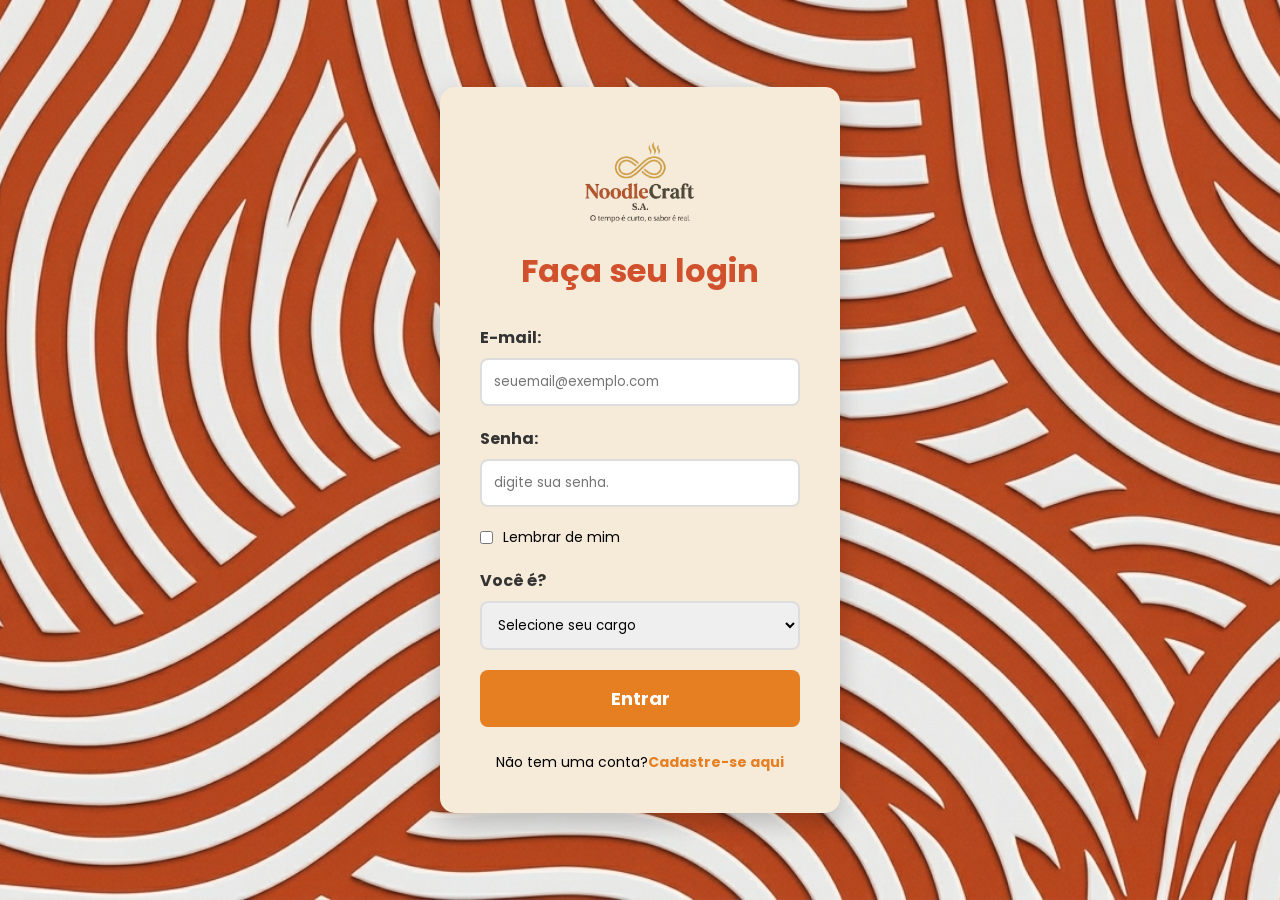
<file: index.html>
<!DOCTYPE html>
<html lang="pt-br">
<head>
    <meta charset="UTF-8">
    <meta name="viewport" content="width=device-width, initial-scale=1.0">
    <title>NoodleCraft S.A.</title>
    <link rel="stylesheet" href="estilos/login.css">
    <link rel="preconnect" href="https://fonts.googleapis.com">
<link rel="preconnect" href="https://fonts.gstatic.com" crossorigin>
<link href="https://fonts.googleapis.com/css2?family=Poppins:wght@300;400;600;700&display=swap" rel="stylesheet">
</head>
<body>
    <!--div-pai-->
    <div class="container">
        <main class="login-area">
            <h1>Faça seu login</h1>

            <form action="/enviar dados" method="post">

                <!--Campo de email-->
                <div class="grupo-form">
                    <label for="email">E-mail:</label>
                    <input type="text" id="email" placeholder="seuemail@exemplo.com" required>
                </div>

                <!--campo de senha-->
                <div class="grupo-form">
                    <label for="senha">Senha:</label>
                    <input type="password" id="senha" placeholder="digite sua senha.">
                </div>

                <!--lembrar de mim-->
                <div class="opcao-form">
                    <input type="checkbox" id="lembrar">
                    <label for="lembrar">Lembrar de mim</label>
                </div>

                <!--operario e macanico-->
                <div class="grupo-form">
                    <label for="cargo">Você é?</label>
                    <select id="cargo" required>
                        <option value="" disabled selected>Selecione seu cargo</option>
                        <option value="operario">Operário</option>
                        <option value="mecanico">Mecânico</option>
                    </select>
                </div>

                <!--botao de envio-->
                <button class="btn-login" type="button" onclick="redirecionar()">Entrar</button>
            </form>
            <!--area cadastro-->
            <div class="signup-link">
                <p>Não tem uma conta?<a href="telas/cadastro.html">Cadastre-se aqui</a></p>
            </div>
        </main>
    </div>

    <!--scrip para redirecionar html-->
    <script>
        function redirecionar(){
            const cargo = document.getElementById('cargo').value;

            if(cargo === 'operario'){
                window.location.href = "telas/home-operario.html";
            } else if (cargo === 'mecanico') {
                window.location.href = "telas/home-mecanico.html";
            } else {
                alert("Por favor, selecione um cargo!");
            }
        }
    </script>
</body>
</html>
</file>
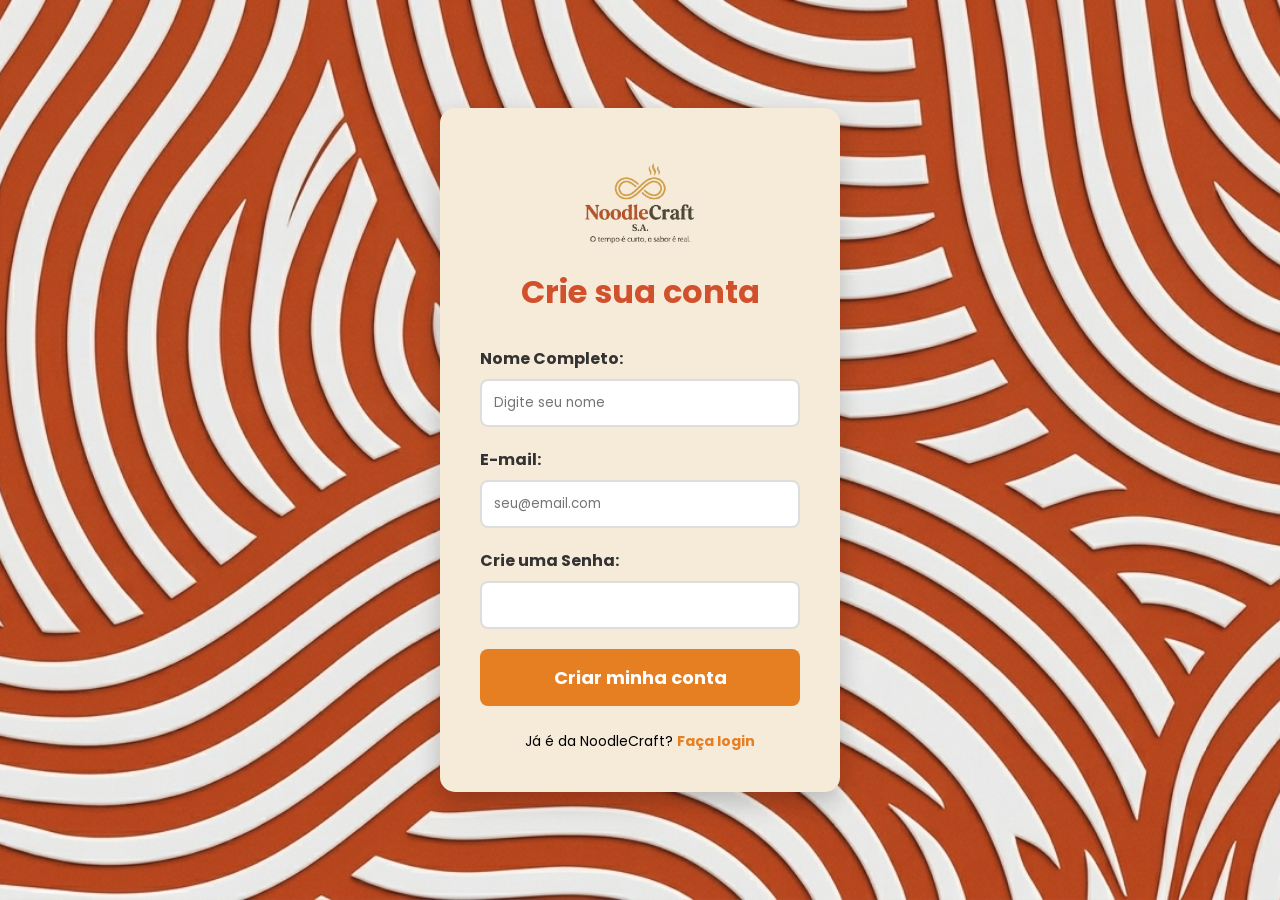
<file: cadastro.html>
<!DOCTYPE html>
<html lang="pt-br">
<head>
    <meta charset="UTF-8">
    <meta name="viewport" content="width=device-width, initial-scale=1.0">
    <title>NoodleCraft S.A.</title>
    <link rel="stylesheet" href="login.css">
    <link rel="preconnect" href="https://fonts.googleapis.com">
<link rel="preconnect" href="https://fonts.gstatic.com" crossorigin>
<link href="https://fonts.googleapis.com/css2?family=Poppins:wght@300;400;600;700&display=swap" rel="stylesheet">
</head>
<body>
    <div class="container">
        <main class="login-card">
            <h1>Crie sua conta</h1>
            <form action="/registrar" method="post">
                <div class="grupo-form">
                    <label for="nome">Nome Completo:</label>
                    <input type="text" id="nome" name="nome" placeholder="Digite seu nome" required>
                </div>

                <div class="grupo-form">
                    <label for="email">E-mail:</label>
                    <input type="email" id="email" name="email" placeholder="seu@email.com" required>
                </div>

                <div class="grupo-form">
                    <label for="senha">Crie uma Senha:</label>
                    <input type="password" id="senha" name="senha" required>
                </div>

                <button type="submit" class="btn-login">Criar minha conta</button>
            </form>
            
            <div class="signup-link">
                <p>Já é da NoodleCraft? <a href="index.html">Faça login</a></p>
            </div>
        </main>
    </div>
    
</body>
</html>
</file>
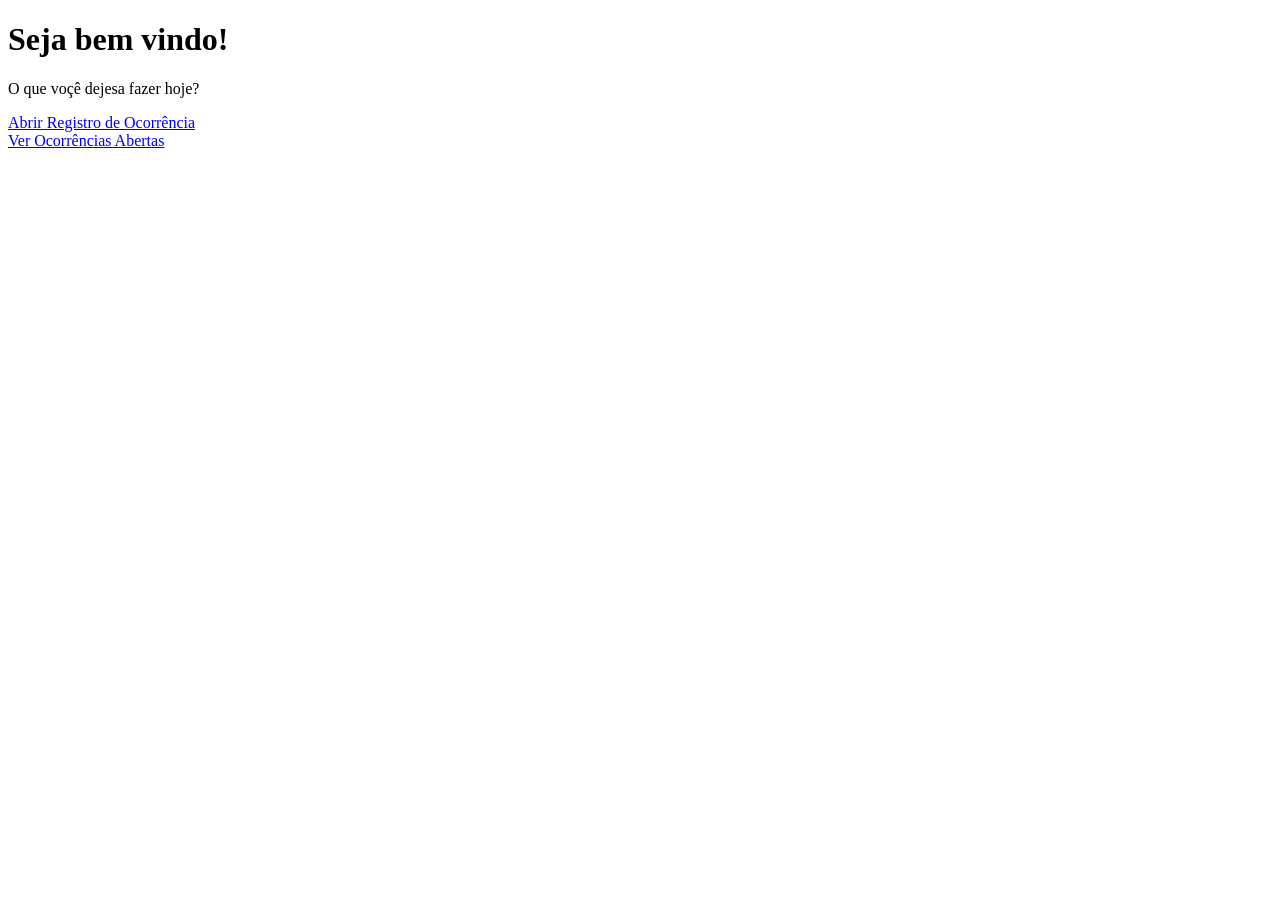
<file: home-operario.html>
<!DOCTYPE html>
<html lang="pt-br">
<head>
    <meta charset="UTF-8">
    <meta name="viewport" content="width=device-width, initial-scale=1.0">
    <title>NoodleCraft S.A.</title>
   <link rel="preconnect" href="https://fonts.googleapis.com">
<link rel="preconnect" href="https://fonts.gstatic.com" crossorigin>
<link href="https://fonts.googleapis.com/css2?family=Poppins:wght@300;400;600;700&display=swap" rel="stylesheet">
</head>
<body>
    <div class="container">
        <main>
            <h1>Seja bem vindo!</h1>
            <p>O que voçê dejesa fazer hoje?</p>
            
            <!--botoes de acoes-->
            <div class="btn-registro">
                <a href="open-reg.html" class="btn-navegacao">Abrir Registro de Ocorrência</a>
            </div>

            <div class="btn-registro">
                <a href="open-reg.html" class="btn-navegacao">Ver Ocorrências Abertas</a>
            </div>
        </main>
    </div>
</body>
</html>
</file>
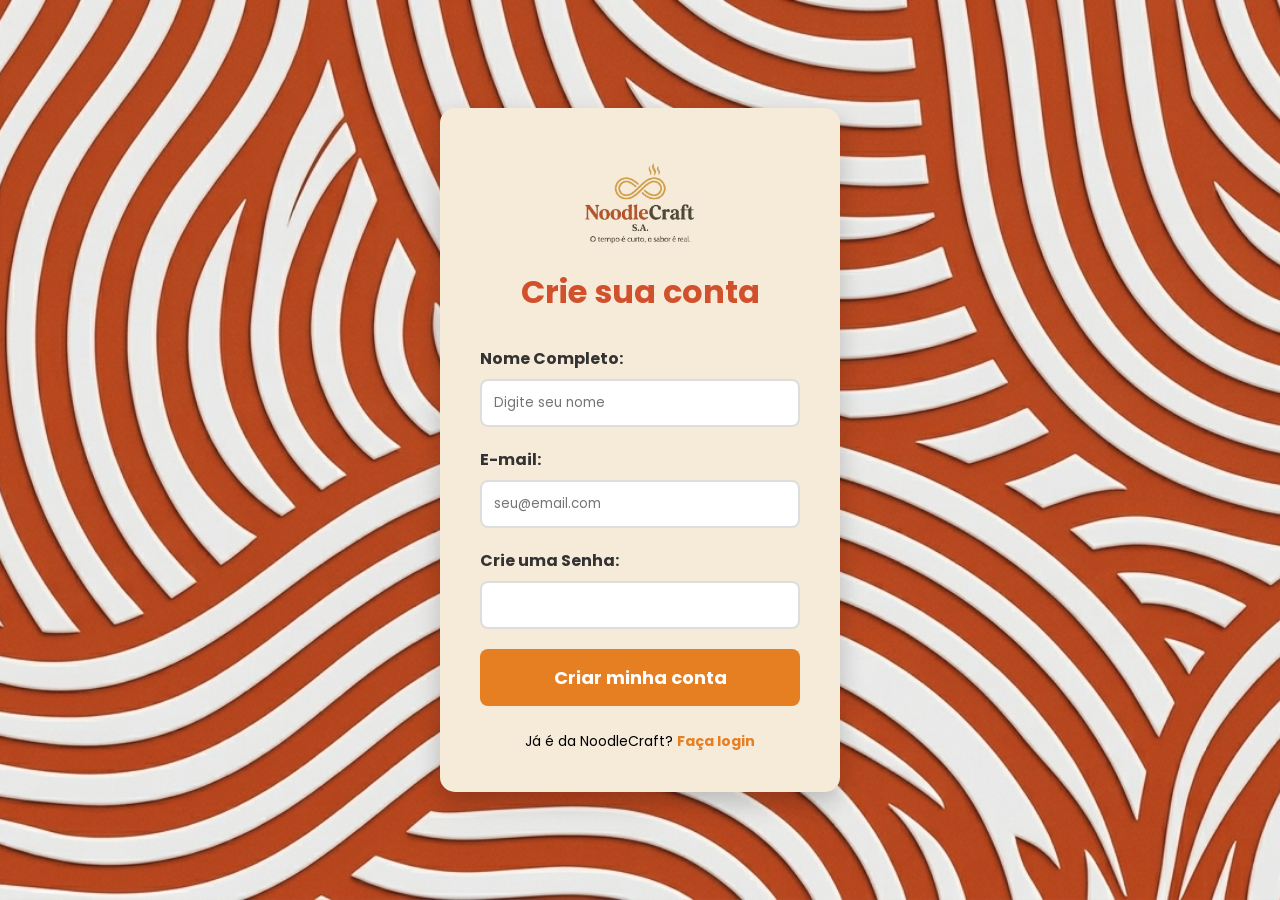
<file: telas/cadastro.html>
<!DOCTYPE html>
<html lang="pt-br">
<head>
    <meta charset="UTF-8">
    <meta name="viewport" content="width=device-width, initial-scale=1.0">
    <title>NoodleCraft S.A.</title>
    <link rel="stylesheet" href="../estilos/login.css">
    <link rel="preconnect" href="https://fonts.googleapis.com">
<link rel="preconnect" href="https://fonts.gstatic.com" crossorigin>
<link href="https://fonts.googleapis.com/css2?family=Poppins:wght@300;400;600;700&display=swap" rel="stylesheet">
</head>
<body>
    <div class="container">
        <main class="login-card">
            <h1>Crie sua conta</h1>
            <form action="/registrar" method="post">
                <div class="grupo-form">
                    <label for="nome">Nome Completo:</label>
                    <input type="text" id="nome" name="nome" placeholder="Digite seu nome" required>
                </div>

                <div class="grupo-form">
                    <label for="email">E-mail:</label>
                    <input type="email" id="email" name="email" placeholder="seu@email.com" required>
                </div>

                <div class="grupo-form">
                    <label for="senha">Crie uma Senha:</label>
                    <input type="password" id="senha" name="senha" required>
                </div>

                <button type="submit" class="btn-login">Criar minha conta</button>
            </form>
            
            <div class="signup-link">
                <p>Já é da NoodleCraft? <a href="../index.html">Faça login</a></p>
            </div>
        </main>
    </div>
    
</body>
</html>
</file>
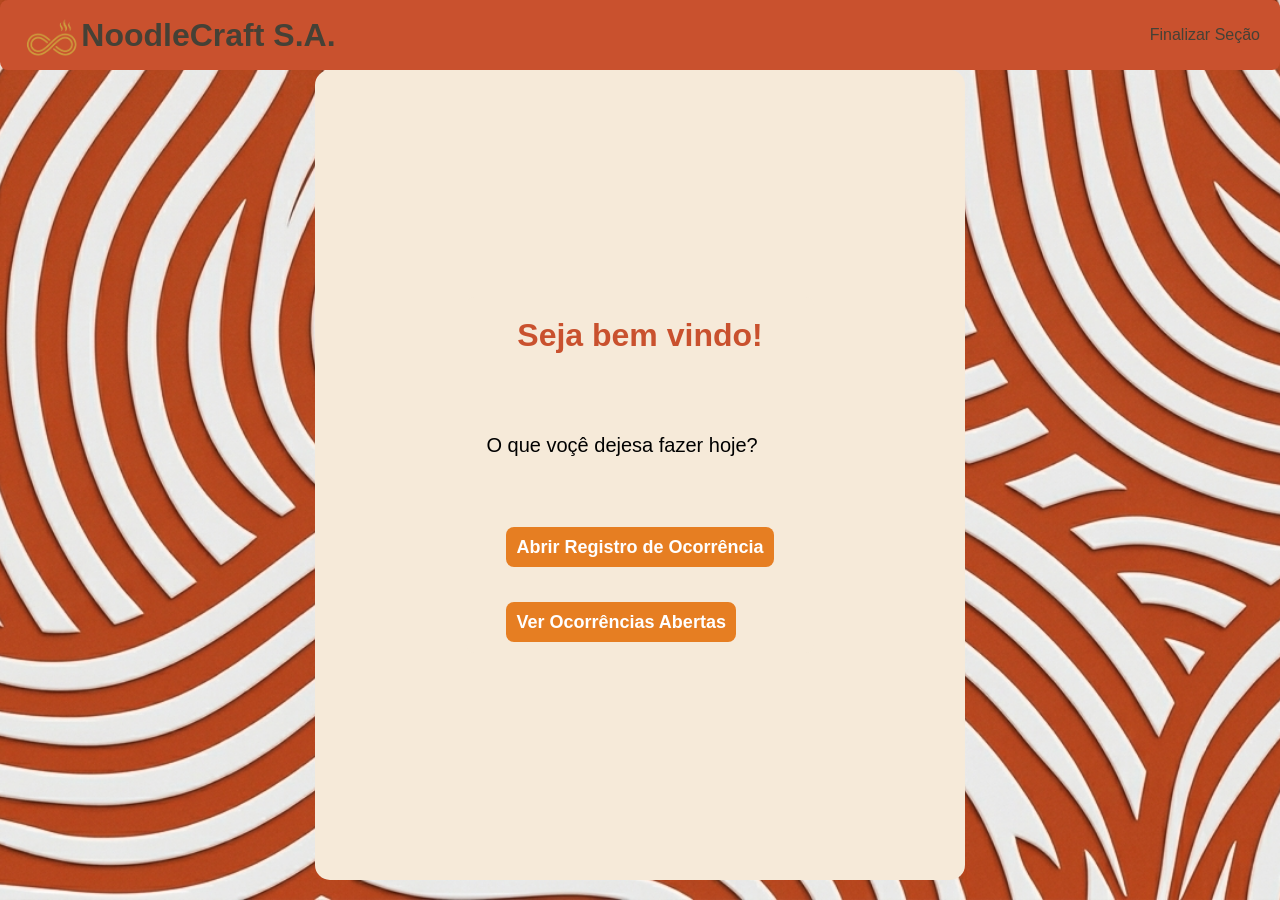
<file: telas/home-operario.html>
<!DOCTYPE html>
<html lang="pt-br">
<head>
    <meta charset="UTF-8">
    <meta name="viewport" content="width=device-width, initial-scale=1.0">
    <title>NoodleCraft S.A.</title>
    <link rel="stylesheet" href="../estilos/meta.css"> 
   <link rel="preconnect" href="https://fonts.googleapis.com">
<link rel="preconnect" href="https://fonts.gstatic.com" crossorigin>
<link href="https://fonts.googleapis.com/css2?family=Poppins:wght@300;400;600;700&display=swap" rel="stylesheet">
</head>
<body>
    
        <header>
            <h1><img src="../img/noodle.png" alt="NoodleCraft S.A." style="height: 50px;"> NoodleCraft S.A.</h1>

             <nav>
                
                <a href="../index.html">Finalizar Seção</a>
            </nav>
        </header>
    <div class="container">    
        <main>
            <h1>Seja bem vindo!</h1>
            <p>O que voçê dejesa fazer hoje?</p>
            
            <!--botoes de acoes-->
            
                <a href="registro.html" class="btn-navegacao">Abrir Registro de Ocorrência</a> <br><br><br><br>
            

            
                <a href="open-reg.html" class="btn-login">Ver Ocorrências Abertas</a>
            
        </main>
    </div>
</body>
</html>
</file>
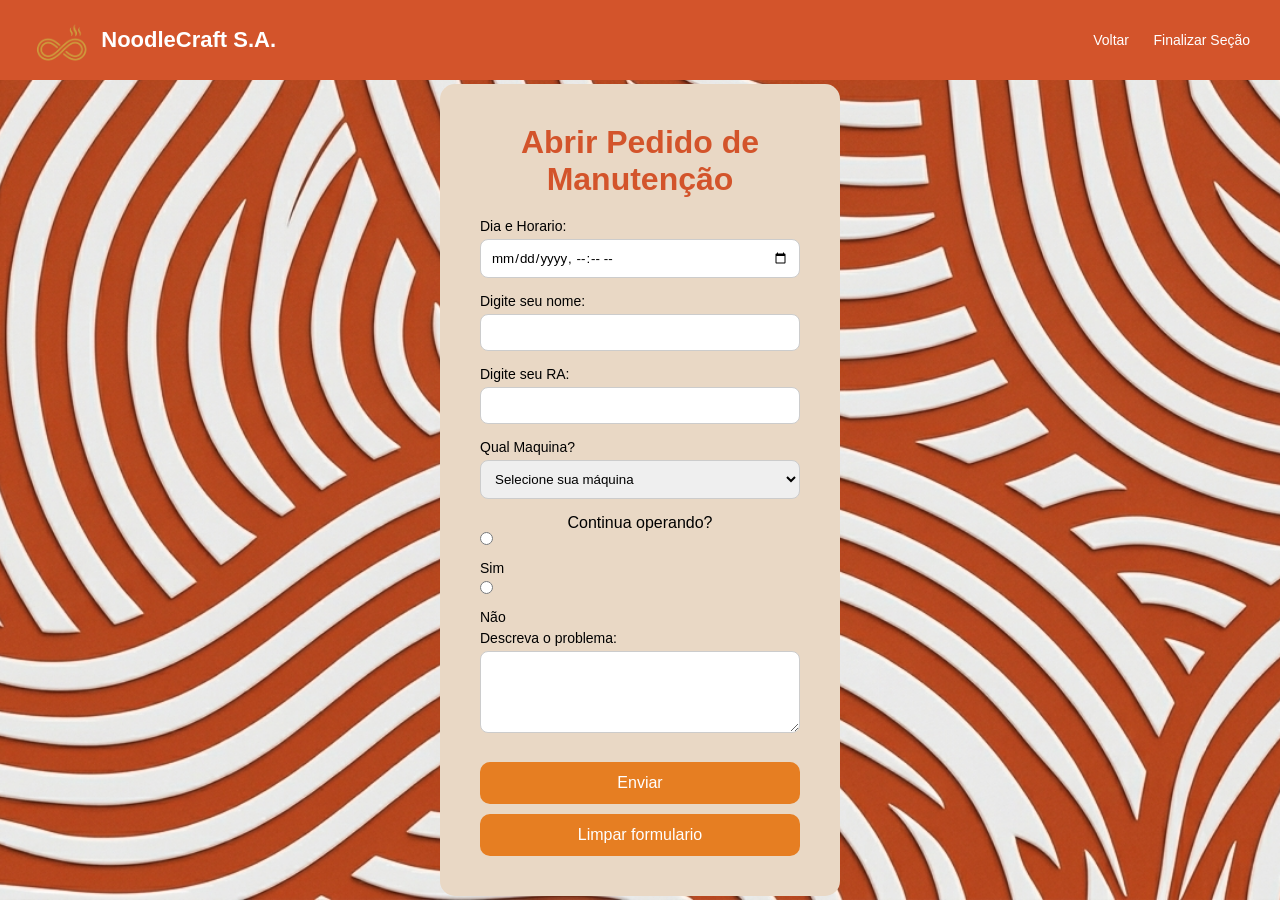
<file: telas/registro.html>
<!DOCTYPE html>
<html lang="pt-br">
<head>
    <meta charset="UTF-8">
    <meta name="viewport" content="width=device-width, initial-scale=1.0">
    <title>NoodleCraft S.A.</title>
    <link rel="stylesheet" href="../estilos/registro.css">
    <link rel="preconnect" href="https://fonts.googleapis.com">
<link rel="preconnect" href="https://fonts.gstatic.com" crossorigin>
<link href="https://fonts.googleapis.com/css2?family=Poppins:wght@300;400;600;700&display=swap" rel="stylesheet">
</head>
<body>
    <header>
            <h1><img src="../img/noodle.png" alt="NoodleCraft S.A." style="height: 50px;"> NoodleCraft S.A.</h1>

             <nav>
                <a href="../index.html">Voltar</a>
                <a href="../index.html">Finalizar Seção</a>
            </nav>
    </header>
    <div class="container">
        <main>
            <form action="enviar.php" method="post">
                <h1>Abrir Pedido de Manutenção</h1>
                <div class="form-data">
                    <label for="tempo">Dia e Horario:</label>
                    <input type="datetime-local" id="tempo" name="tempo">
                </div>
                <div class="form-nome">
                    <label for="nome">Digite seu nome:</label>
                    <input type="text" id="nome" name="nome" required>
                </div>
                <div class="form-nome">
                    <label for="RA">Digite seu RA:</label>
                    <input type="number" id="RA" name="RA" required inputmode="numeric" pattern="[0-9]*">
                </div>
                <div class="form-select">
                    <label for="maquinario">Qual Maquina?</label>
                    <select id="maquinario" name="maquinario" required>
                        <option value="" disabled selected>Selecione sua máquina</option>
                        <option value="maquina1">Batedeira</option>
                        <option value="maquina2">Laminadora</option>
                        <option value="maquina3">Cortador Ondulador</option>
                        <option value="maquina4">Cozinhador a vapor</option>
                        <option value="maquina5">Maquina de fritura</option>
                    </select>
                </div>
                <p>Continua operando?</p>
                <div class="form-nome">
                    <input type="radio" id="Sim" name="tipo" value="sim">
                    <label for="Sim">Sim</label>
                    <input type="radio" id="Nao" name="tipo" value="nao">
                    <label for="Nao">Não</label>
                </div>

                <div class="form-nome">
                    <label for="mensagem">Descreva o problema:</label>
                    <textarea id="mensagem" name="mensagem" rows="4" required></textarea>
                </div>
                <button type="submit" class="btn-submit">Enviar</button>
                <button type="reset" class="btn-submit">Limpar formulario</button>

            </form>    


        </main>
    </div>
    
</body>
</html>
</file>
<file: estilos/login.css>
*{
    margin: 0;
    padding: 0;
    box-sizing: border-box;
    font-family: 'Poppins', sans-serif;
}

body{
    width: 100%;
    min-height: 100vh;
    margin: 0;
    display: grid;
    place-items: center;
    background-image: url('../img/imagem-fundo.png');
    background-size: cover;
    background-position: center;
    background-attachment: fixed;
    padding: 20px;
    box-sizing: border-box;
    overflow-x: hidden;
}

.container{
    background-color: #f6ead9;
    width: 100%;
    max-width: 400px;
    padding: 40px;
    border-radius: 15px;
    box-shadow: 0 10px 25px rgba(0, 0, 0, 0.2);
    text-align: center;
    margin: 40px auto;
}

h1{
    color: #d1512d;
    margin-bottom: 30px;
}
h1::before {
    content: "";
    display: block;
    width: 100%;          
    max-width: 300px;      
    height: 120px;        
    margin: 0 auto 0px;  
    background-image: url('../img/logonoodle.png');
    background-size: contain;  
    background-repeat: no-repeat;
    background-position: center;
}

.grupo-form{
    text-align: left;
    margin-bottom: 20px;
}
.grupo-form label{
    display: block;
    margin-bottom: 8px;
    color: #333;
    font-weight: bold;
}
.grupo-form input,
.grupo-form select{
    width: 100%;
    padding: 12px;
    border: 2px solid #ddd;
    border-radius: 8px;
    outline: none;
    transition: border-color 0.3s;
}
.grupo-form input:focus,
.grupo-form select:focus{
    border-color: #e67e22; 
}
.opcao-form{
    display: flex;
    align-items: center;
    gap: 10px;
    margin-bottom: 20px;
    font-size: 14px;
}
.btn-login{
    width: 100%;
    padding: 15px;
    background-color: #e67e22;
    color: white;
    border: none;
    border-radius: 8px;
    font-size: 18px;
    font-weight: bold;
    cursor: pointer;
    transition: transform 0.2s, background 0.3s;
}
.signup-link{
    margin-top: 25px;
    font-size: 14px;
}
.signup-link a{
    color: #e67e22;
    text-decoration: none;
    font-weight: bold;
}
@media (max-width: 480px){
    .container{
        width: 100%;
        max-width: 100%;
        padding: 20px;
        width: 90%;
        margin-top: 20px;
        border-radius: 12px;
    }
    body{
        place-items: start center;
    }
    h1{
        font-size: 24px;
    }
    .btn-login{
        padding: 18px;
    }
}
</file>
<file: login.css>
*{
    margin: 0;
    padding: 0;
    box-sizing: border-box;
    font-family: 'Poppins', sans-serif;
}

body{
    width: 100%;
    min-height: 100vh;
    margin: 0;
    display: grid;
    place-items: center;
    background-image: url('imagem-fundo.png');
    background-size: cover;
    background-position: center;
    background-attachment: fixed;
    padding: 20px;
    box-sizing: border-box;
    overflow-x: hidden;
}

.container{
    background-color: #f6ead9;
    width: 100%;
    max-width: 400px;
    padding: 40px;
    border-radius: 15px;
    box-shadow: 0 10px 25px rgba(0, 0, 0, 0.2);
    text-align: center;
    margin: 40px auto;
}

h1{
    color: #d1512d;
    margin-bottom: 30px;
}
h1::before {
    content: "";
    display: block;
    width: 100%;          
    max-width: 300px;      
    height: 120px;        
    margin: 0 auto 0px;  
    background-image: url(logonoodle.png);
    background-size: contain;  
    background-repeat: no-repeat;
    background-position: center;
}

.grupo-form{
    text-align: left;
    margin-bottom: 20px;
}
.grupo-form label{
    display: block;
    margin-bottom: 8px;
    color: #333;
    font-weight: bold;
}
.grupo-form input,
.grupo-form select{
    width: 100%;
    padding: 12px;
    border: 2px solid #ddd;
    border-radius: 8px;
    outline: none;
    transition: border-color 0.3s;
}
.grupo-form input:focus,
.grupo-form select:focus{
    border-color: #e67e22; /*deixa as bordas laranjas*/
}
.opcao-form{
    display: flex;
    align-items: center;
    gap: 10px;
    margin-bottom: 20px;
    font-size: 14px;
}
.btn-login{
    width: 100%;
    padding: 15px;
    background-color: #e67e22;
    color: white;
    border: none;
    border-radius: 8px;
    font-size: 18px;
    font-weight: bold;
    cursor: pointer;
    transition: transform 0.2s, background 0.3s;
}
.signup-link{
    margin-top: 25px;
    font-size: 14px;
}
.signup-link a{
    color: #e67e22;
    text-decoration: none;
    font-weight: bold;
}
@media (max-width: 480px){
    .container{
        width: 100%;
        max-width: 100%;
        padding: 20px;
        width: 90%;
        margin-top: 20px;
        border-radius: 12px;
    }
    body{
        place-items: start center;
    }
    h1{
        font-size: 24px;
    }
    .btn-login{
        padding: 18px;
    }
}
</file>
<file: estilos/meta.css>
/* Configuração Global */
* {
    margin: 0;
    padding: 0;
    box-sizing: border-box;
}

body {
    font-family: sans-serif; 
    background: url('../img/imagem-fundo.png') no-repeat center center fixed;
    background-size: cover;
    min-height: 100vh;
    overflow-x: hidden;
}

.container {
    display: flex;
    justify-content: center;
    align-items: center;
    height: 100vh;
    background-color: #f6ead9;
    max-width: 650px;
    width: 95%;
    margin: 0 auto;
    max-height: 90vh;
    border-radius: 15px;
}

header {
    grid-area: header;
    background-color: #C9512E;
    color: #454136;
    display: flex;
    justify-content: space-between;
    align-items: center;
    padding: 10px 20px;
    width: 100%; 
    border-radius: 8px; 
    gap: 20px;
}
h1{
    display: flex;
    align-items: center;
    justify-content: center;
}
nav a{
    color: #454136;
    text-decoration: none;
    margin-left: 15px;
}
main {
    grid-area: main;
    background-color: #f6ead9;
    padding: 20px;
    border-radius: 8px;
    overflow-y: auto;
}
main h1, p{
    color: #C9512E;
    margin-bottom: 80px;
   text-align: left;    
    margin-top: 0;      
    margin-left: 0;
    width: 100%;
}
p{
    color:black;
    font-size: 20px;
}
.btn-navegacao{
    width: 100%;
    background-color: #e67e22;
    color: white;
    border: none;
    border-radius: 8px;
    font-size: 18px;
    font-weight: bold;
    cursor: pointer;
    transition: transform 0.2s, background 0.3s;
    margin: 20px;
    padding: 10px;
    text-decoration: none;
}
.btn-login{
    width: 100%;
    background-color: #e67e22;
    color: white;
    border: none;
    border-radius: 8px;
    font-size: 18px;
    font-weight: bold;
    cursor: pointer;
    transition: transform 0.2s, background 0.3s;
    margin: 20px;
    padding: 10px;
    text-decoration: none;
}
</file>
<file: estilos/registro.css>
/* Reset básico */
* {
    margin: 0;
    padding: 0;
    box-sizing: border-box;
    font-family: Arial, Helvetica, sans-serif;
}

/* Fundo da página */
body {
    height: 100vh;
    background: url('../img/imagem-fundo.png') no-repeat center center/cover;
}

/* Header */
header {
    background-color: #d3542b;
    color: white;
    display: flex;
    justify-content: space-between;
    align-items: center;
    padding: 15px 30px;
}

header h1 {
    display: flex;
    align-items: center;
    gap: 10px;
    font-size: 22px;
}

/* Navegação */
nav a {
    color: white;
    text-decoration: none;
    margin-left: 20px;
    font-size: 14px;
}

nav a:hover {
    text-decoration: underline;
}

/* Container central */
.container {
    display: flex;
    justify-content: center;
    align-items: center;
    height: calc(100vh - 80px);
}

/* Card principal */
main {
    background-color: #e9d8c5;
    padding: 40px;
    border-radius: 15px;
    width: 400px;
    text-align: center;
}

/* Título */
main h1 {
    color: #d3542b;
    margin-bottom: 20px;
}

/* Labels */
label {
    display: block;
    text-align: left;
    margin-bottom: 5px;
    font-size: 14px;
}

/* Inputs, select e textarea */
input,
select,
textarea {
    width: 100%;
    padding: 10px;
    border-radius: 8px;
    border: 1px solid #ccc;
    margin-bottom: 15px;
}

/* Radio buttons */
.form-nome input[type="radio"] {
    width: auto;
    margin-right: 5px;
    display: flex;
}

.form-nome {
    text-align: left;
}

/* Botão */
button {
    background-color: #e67e22;
    color: white;
    border: none;
    padding: 12px;
    width: 100%;
    border-radius: 10px;
    cursor: pointer;
    font-size: 16px;
    margin-top: 10px;
}

button:hover {
    background-color: #cf711f;
}
</file>
